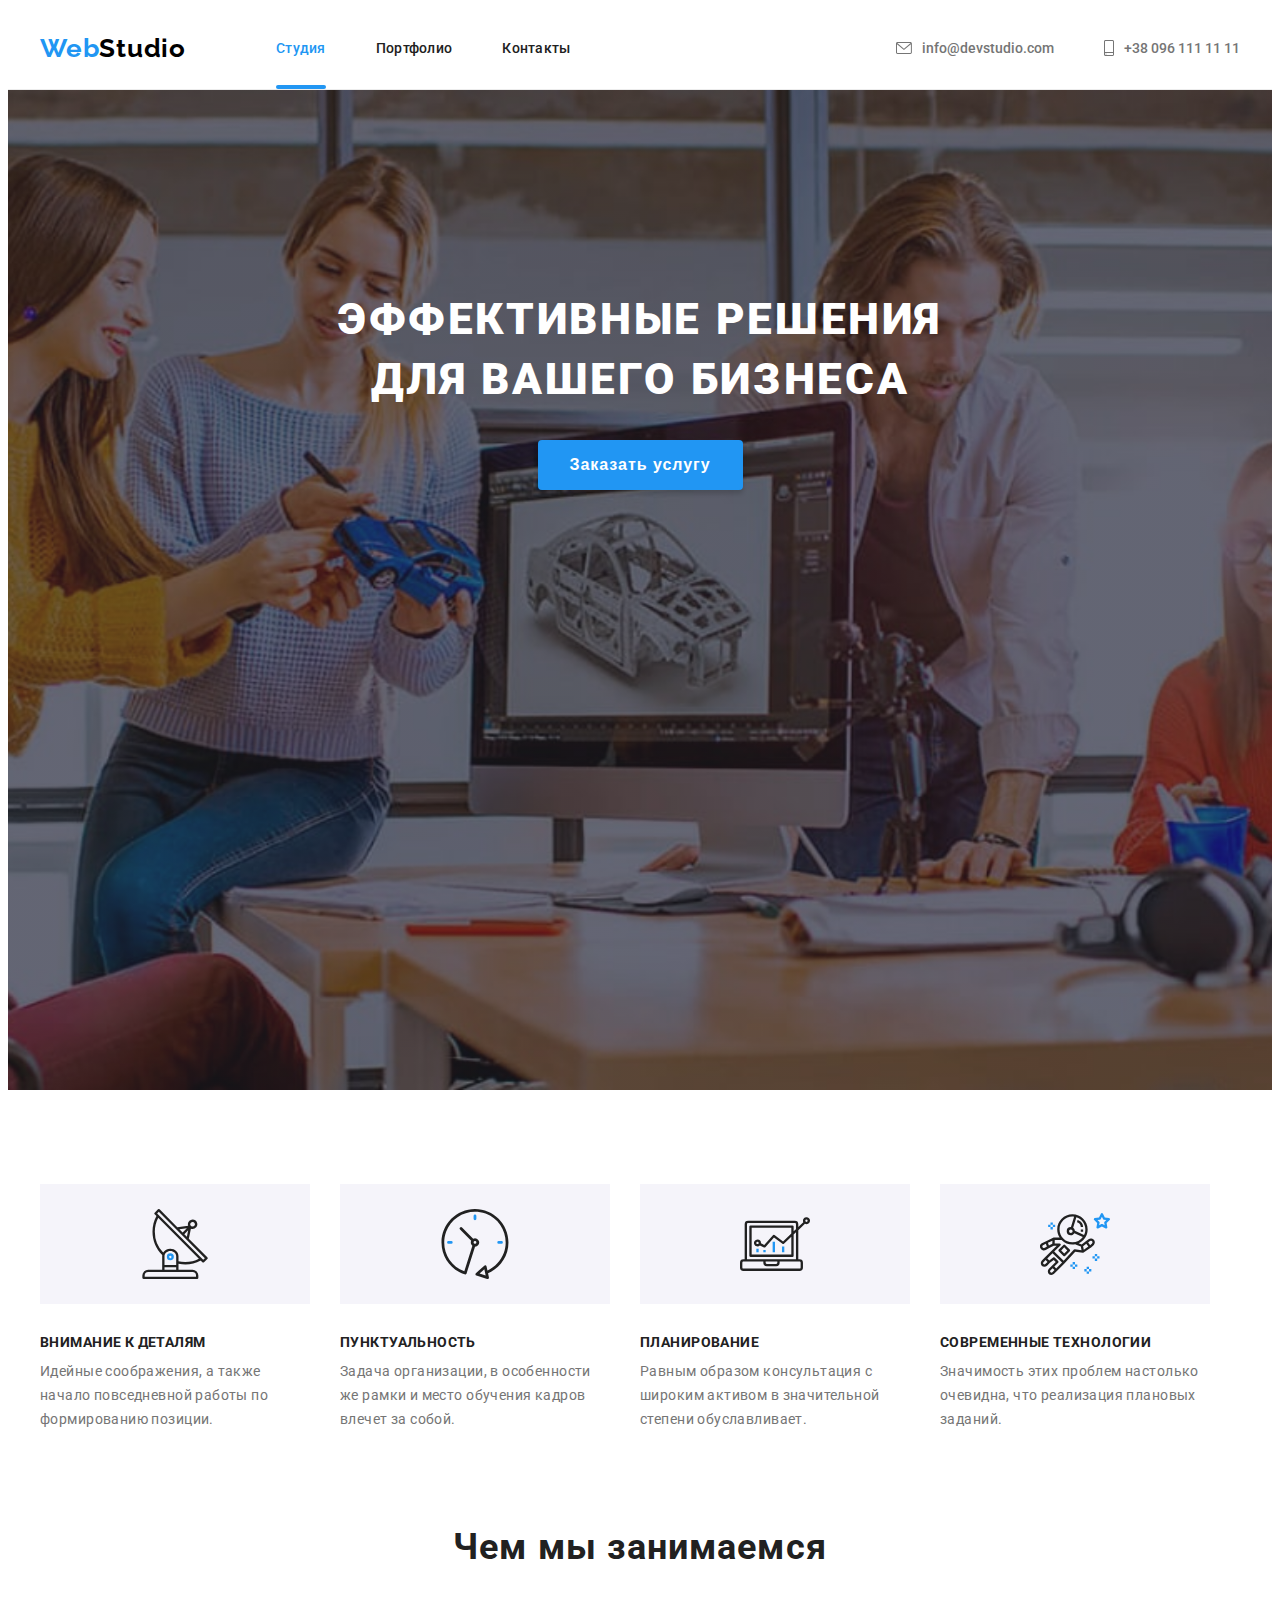
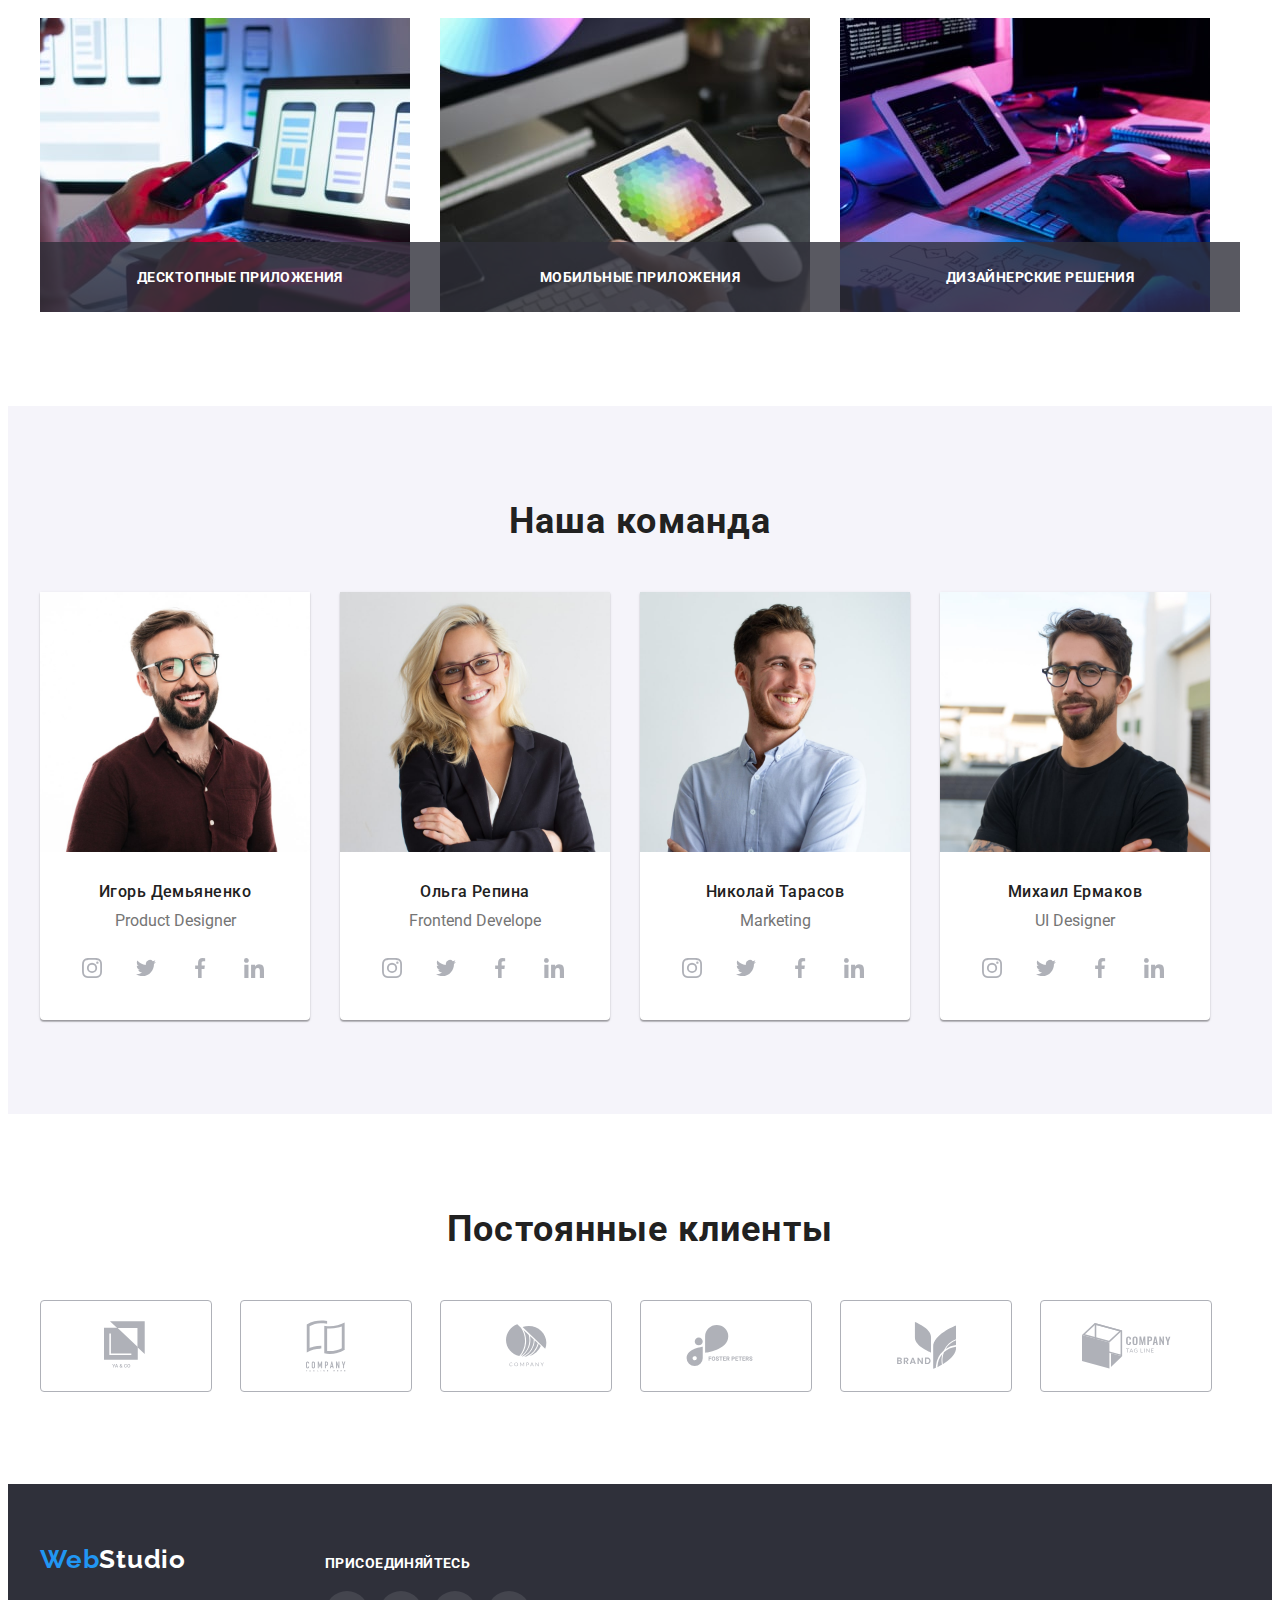
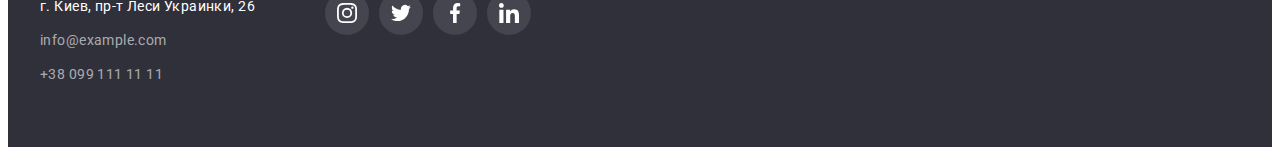
<file: index.html>
<!DOCTYPE html>
<html lang="ru">
  <head>
    <meta charset="UTF-8" />
    <meta name="viewport" content="width=device-width, initial-scale=1.0" />
    <link rel="preconnect" href="https://fonts.gstatic.com" />
    <link
      href="https://fonts.googleapis.com/css2?family=Raleway:wght@700&family=Roboto:wght@400;500;700;900&display=swap"
      rel="stylesheet"
    />
    <link
      rel="stylesheet"
      href="https://cdnjs.cloudflare.com/ajax/libs/modern-normalize/1.0.0/modern-normalize.min.css"
      integrity="sha512-ISS7cAi1PEhQ8jnbJpJZMd29NlhNj4AWYyLOSp2CE/CsHxTCu+r+t0D2yoJudVrd0/8fTVPUVDzY5Tvli75u/g=="
      crossorigin="anonymous"
    />
    <link rel="stylesheet" href="./css/styles.css" />
    <title lang="en">WebStudio</title>
  </head>
  <body>
    <!--Шапка сайта-->
    <header class="header">
      <div class="conteiner display-flex">
        <nav class="header-navigation display-flex">
          <a class="logo logo-header" href="./index.html"
            ><span class="logo-first-word">Web</span>Studio</a
          >
          <ul class="navigation-list display-flex">
            <li class="navigation-list-item">
              <a
                class="navigation-list-link navigation-list-link-active"
                href="./index.html"
              >
                Студия
              </a>
            </li>
            <li class="navigation-list-item">
              <a class="navigation-list-link" href="./portfolio.html"
                >Портфолио</a
              >
            </li>
            <li class="navigation-list-item">
              <a class="navigation-list-link" href="#">Контакты</a>
            </li>
          </ul>
        </nav>

        <ul class="address-list display-flex">
          <li class="address-item">
            <a class="address-link" href="mailto:info@devstudio.com">
              <svg class="address-link-icon" width="16" height="12">
                <use href="./images/icons/sprite.svg#icon-envelope"></use>
              </svg>
              info@devstudio.com
            </a>
          </li>
          <li class="address-item">
            <a class="address-link" href="tel:+380961111111">
              <svg class="address-link-icon" width="10" height="16">
                <use href="./images/icons/sprite.svg#icon-smartphone"></use>
              </svg>
              +38 096 111 11 11
            </a>
          </li>
        </ul>
      </div>
    </header>
    <main>
      <!--Секція Герой-->
      <section class="hero section">
        <div class="conteiner">
          <h1 class="hero-title">
            Эффективные решения <br />
            для вашего бизнеса
          </h1>
          <button type="button" class="hero-button" data-modal-open>Заказать услугу</button>
        </div>
      </section>
      <!--Особенности-->
      <section class="features section">
        <div class="conteiner">
          <h2 hidden class="section-title">Наши особенности</h2>
          <ul class="features-list display-flex">
            <li class="features-list-item">
              <div class="features-list-icon">
                <svg class="icon">
                  <use href="./images/icons/sprite.svg#icon-antenna"></use>
                </svg>
              </div>
              <h3 class="features-list-title">Внимание к деталям</h3>
              <p class="features-list-text">
                Идейные соображения, а также начало повседневной работы по
                формированию позиции.
              </p>
            </li>
            <li class="features-list-item">
              <div class="features-list-icon">
                <svg class="icon">
                  <use href="./images/icons/sprite.svg#icon-clock"></use>
                </svg>
              </div>
              <h3 class="features-list-title">Пунктуальность</h3>
              <p class="features-list-text">
                Задача организации, в особенности же рамки и место обучения
                кадров влечет за собой.
              </p>
            </li>
            <li class="features-list-item">
              <div class="features-list-icon">
                <svg class="icon">
                  <use href="./images/icons/sprite.svg#icon-diagram"></use>
                </svg>
              </div>
              <h3 class="features-list-title">Планирование</h3>
              <p class="features-list-text">
                Равным образом консультация с широким активом в значительной
                степени обуславливает.
              </p>
            </li>
            <li class="features-list-item">
              <div class="features-list-icon">
                <svg class="icon">
                  <use href="./images/icons/sprite.svg#icon-astronaut"></use>
                </svg>
              </div>
              <h3 class="features-list-title">Современные технологии</h3>
              <p class="features-list-text">
                Значимость этих проблем настолько очевидна, что реализация
                плановых заданий.
              </p>
            </li>
          </ul>
        </div>
      </section>
      <!--Чем мы занимаемся-->
      <section class="doing section">
        <div class="conteiner">
          <h2 class="section-title">Чем мы занимаемся</h2>
          <ul class="doing-list display-flex">
            <li class="doing-list-item">
              <img
                class="doing-list-image"
                src="./images/index/what-we-do-img-1.jpg"
                alt="Процес вестания страници"
                width="370"
                height="294"
              />
              <p class="doing-list-text">Десктопные приложения</p>
            </li>
            <li class="doing-list-item">
              <img
                class="doing-list-image"
                src="./images/index/what-we-do-img-2.jpg"
                alt="Процес тестирования страницт"
                width="370"
                height="294"
              />
              <p class="doing-list-text">Мобильные приложения</p>
            </li>
            <li class="doing-list-item">
              <img
                class="doing-list-image"
                src="./images/index/what-we-do-img-3.jpg"
                alt="Процес создания дизайна"
                width="370"
                height="294"
              />
              <p class="doing-list-text">Дизайнерские решения</p>
            </li>
          </ul>
        </div>
      </section>
      <!--Наша команда-->
      <section class="team section">
        <div class="conteiner">
          <h2 class="section-title">Наша команда</h2>
          <ul class="team-list display-flex">
            <li class="team-list-item">
              <img
                class="team-list-image"
                src="./images/index/teammate-img-Igor.jpg"
                alt="Фото Игоря
            Демьяненко"
                width="270"
                height="260"
              />
              <div class="team-list-text-conteiner">
                <h3 class="team-list-title">Игорь Демьяненко</h3>
                <p class="team-list-text" lang="en">Product Designer</p>
                <ul class="social-list">
                  <li class="social-list-item">
                    <a href="#" class="social-list-link">
                      <svg class="social-list-icon" width="20" height="20">
                        <use
                          href="./images/icons/sprite.svg#icon-instagram"
                        ></use>
                      </svg>
                    </a>
                  </li>
                  <li class="social-list-item">
                    <a href="#" class="social-list-link">
                      <svg class="social-list-icon" width="20" height="20">
                        <use
                          href="./images/icons/sprite.svg#icon-twitter"
                        ></use>
                      </svg>
                    </a>
                  </li>
                  <li class="social-list-item">
                    <a href="#" class="social-list-link">
                      <svg class="social-list-icon" width="20" height="20">
                        <use
                          href="./images/icons/sprite.svg#icon-facebook"
                        ></use>
                      </svg>
                    </a>
                  </li>
                  <li class="social-list-item">
                    <a href="#" class="social-list-link">
                      <svg class="social-list-icon" width="20" height="20">
                        <use
                          href="./images/icons/sprite.svg#icon-linkedin"
                        ></use>
                      </svg>
                    </a>
                  </li>
                </ul>
              </div>
            </li>
            <li class="team-list-item">
              <img
                class="team-list-image"
                src="./images/index/teammate-img-Olga.jpg"
                alt="Ольги Репинои"
                width="270"
                height="260"
              />
              <div class="team-list-text-conteiner">
                <h3 class="team-list-title">Ольга Репина</h3>
                <p class="team-list-text" lang="en">Frontend Develope</p>
                <ul class="social-list">
                  <li class="social-list-item">
                    <a href="#" class="social-list-link">
                      <svg class="social-list-icon" width="20" height="20">
                        <use
                          href="./images/icons/sprite.svg#icon-instagram"
                        ></use>
                      </svg>
                    </a>
                  </li>
                  <li class="social-list-item">
                    <a href="#" class="social-list-link">
                      <svg class="social-list-icon" width="20" height="20">
                        <use
                          href="./images/icons/sprite.svg#icon-twitter"
                        ></use>
                      </svg>
                    </a>
                  </li>
                  <li class="social-list-item">
                    <a href="#" class="social-list-link">
                      <svg class="social-list-icon" width="20" height="20">
                        <use
                          href="./images/icons/sprite.svg#icon-facebook"
                        ></use>
                      </svg>
                    </a>
                  </li>
                  <li class="social-list-item">
                    <a href="#" class="social-list-link">
                      <svg class="social-list-icon" width="20" height="20">
                        <use
                          href="./images/icons/sprite.svg#icon-linkedin"
                        ></use>
                      </svg>
                    </a>
                  </li>
                </ul>
              </div>
            </li>
            <li class="team-list-item">
              <img
                class="team-list-image"
                src="./images/index/teammate-img-Mykola.jpg"
                alt="Фото Николая
            Тарасова"
                width="270"
                height="260"
              />
              <div class="team-list-text-conteiner">
                <h3 class="team-list-title">Николай Тарасов</h3>
                <p class="team-list-text" lang="en">Marketing</p>
                <ul class="social-list">
                  <li class="social-list-item">
                    <a href="#" class="social-list-link">
                      <svg class="social-list-icon" widht="20" height="20">
                        <use
                          href="./images/icons/sprite.svg#icon-instagram"
                        ></use>
                      </svg>
                    </a>
                  </li>
                  <li class="social-list-item">
                    <a href="#" class="social-list-link">
                      <svg class="social-list-icon" widht="20" height="20">
                        <use
                          href="./images/icons/sprite.svg#icon-twitter"
                        ></use>
                      </svg>
                    </a>
                  </li>
                  <li class="social-list-item">
                    <a href="#" class="social-list-link">
                      <svg class="social-list-icon" widht="20" height="20">
                        <use
                          href="./images/icons/sprite.svg#icon-facebook"
                        ></use>
                      </svg>
                    </a>
                  </li>
                  <li class="social-list-item">
                    <a href="#" class="social-list-link">
                      <svg class="social-list-icon" widht="20" height="20">
                        <use
                          href="./images/icons/sprite.svg#icon-linkedin"
                        ></use>
                      </svg>
                    </a>
                  </li>
                </ul>
              </div>
            </li>
            <li class="team-list-item">
              <img
                class="team-list-image"
                src="./images/index/teammate-img-Myhailo.jpg"
                alt="Михаила Ермакова"
                width="270"
                height="260"
              />
              <div class="team-list-text-conteiner">
                <h3 class="team-list-title">Михаил Ермаков</h3>
                <p class="team-list-text" lang="en">UI Designer</p>
                <ul class="social-list">
                  <li class="social-list-item">
                    <a href="#" class="social-list-link">
                      <svg class="social-list-icon" widht="20" height="20">
                        <use
                          href="./images/icons/sprite.svg#icon-instagram"
                        ></use>
                      </svg>
                    </a>
                  </li>
                  <li class="social-list-item">
                    <a href="#" class="social-list-link">
                      <svg class="social-list-icon" widht="20" height="20">
                        <use
                          href="./images/icons/sprite.svg#icon-twitter"
                        ></use>
                      </svg>
                    </a>
                  </li>
                  <li class="social-list-item">
                    <a href="#" class="social-list-link">
                      <svg class="social-list-icon" widht="20" height="20">
                        <use
                          href="./images/icons/sprite.svg#icon-facebook"
                        ></use>
                      </svg>
                    </a>
                  </li>
                  <li class="social-list-item">
                    <a href="#" class="social-list-link">
                      <svg class="social-list-icon" widht="20" height="20">
                        <use
                          href="./images/icons/sprite.svg#icon-linkedin"
                        ></use>
                      </svg>
                    </a>
                  </li>
                </ul>
              </div>
            </li>
          </ul>
        </div>
      </section>
      <section class="partners section">
        <div class="conteiner">
          <h2 class="section-title">Постоянные клиенты</h2>
          <ul class="partners-list">
            <li class="partners-list-item">
              <a href="" class="partners-list-link">
                <svg class="partners-list-icon" width="45" height="50">
                  <use
                    href="./images/icons/sprite.svg#icon-client-logo-1"
                  ></use>
                </svg>
              </a>
            </li>
            <li class="partners-list-item">
              <a href="" class="partners-list-link">
                <svg class="partners-list-icon" width="40" height="52">
                  <use
                    href="./images/icons/sprite.svg#icon-client-logo-2"
                  ></use>
                </svg>
              </a>
            </li>
            <li class="partners-list-item">
              <a href="" class="partners-list-link">
                <svg class="partners-list-icon" width="41" height="43">
                  <use
                    href="./images/icons/sprite.svg#icon-client-logo-3"
                  ></use>
                </svg>
              </a>
            </li>
            <li class="partners-list-item">
              <a href="" class="partners-list-link">
                <svg class="partners-list-icon" width="80" height="42">
                  <use
                    href="./images/icons/sprite.svg#icon-client-logo-4"
                  ></use>
                </svg>
              </a>
            </li>
            <li class="partners-list-item">
              <a href="" class="partners-list-link">
                <svg class="partners-list-icon" width="59" height="47">
                  <use
                    href="./images/icons/sprite.svg#icon-client-logo-5"
                  ></use>
                </svg>
              </a>
            </li>
            <li class="partners-list-item">
              <a href="" class="partners-list-link">
                <svg class="partners-list-icon" width="89" height="46">
                  <use
                    href="./images/icons/sprite.svg#icon-client-logo-6"
                  ></use>
                </svg>
              </a>
            </li>
          </ul>
        </div>
      </section>
    </main>
    <!--Подвал сайта-->
    <footer class="footer">
      <div class="conteiner display-flex">
        <div class="address-conteiner">
          <a class="logo logo-footer" href="./index.html">
            <span class="logo-first-word">Web</span>Studio
          </a>
          <address class="footer-address">
            <a
              class="footer-address-link"
              href="https://goo.gl/maps/fKDju42FKTuRYaaN9"
              target="_blank"
            >
              г. Киев, пр-т Леси Украинки, 26
            </a>

            <ul class="footer-list">
              <li class="footer-list-item">
                <a class="footer-list-link" href="mailto:info@example.com">
                  info@example.com
                </a>
              </li>
              <li class="footer-list-item">
                <a class="footer-list-link" href="tel:+380991111111">
                  +38 099 111 11 11
                </a>
              </li>
            </ul>
          </address>
        </div>
        <div class="social-link-conteiner">
          <p class="social-link-title">присоединяйтесь</p>
          <ul class="social-list">
            <li class="social-list-item">
              <a href="#" class="social-list-link dark-theme">
                <svg class="social-list-icon" widht="20" height="20">
                  <use href="./images/icons/sprite.svg#icon-instagram"></use>
                </svg>
              </a>
            </li>
            <li class="social-list-item">
              <a href="#" class="social-list-link dark-theme">
                <svg class="social-list-icon" widht="20" height="20">
                  <use href="./images/icons/sprite.svg#icon-twitter"></use>
                </svg>
              </a>
            </li>
            <li class="social-list-item">
              <a href="#" class="social-list-link dark-theme">
                <svg class="social-list-icon" widht="20" height="20">
                  <use href="./images/icons/sprite.svg#icon-facebook"></use>
                </svg>
              </a>
            </li>
            <li class="social-list-item">
              <a href="#" class="social-list-link dark-theme">
                <svg class="social-list-icon" widht="20" height="20">
                  <use href="./images/icons/sprite.svg#icon-linkedin"></use>
                </svg>
              </a>
            </li>
          </ul>
        </div>
      </div>
    </footer>
    <div class="backdrop is-hidden" data-modal>
      <div class="modal">
        <button type="button" class="modal-button" data-modal-close><svg width="12" height="12">
          <use href="./images/icons/sprite.svg#icon-cross"></></use>
        </svg></button>
      </div>
    </div>
    <script src="./js/modal.js"></script>
  </body>
</html>
</file>
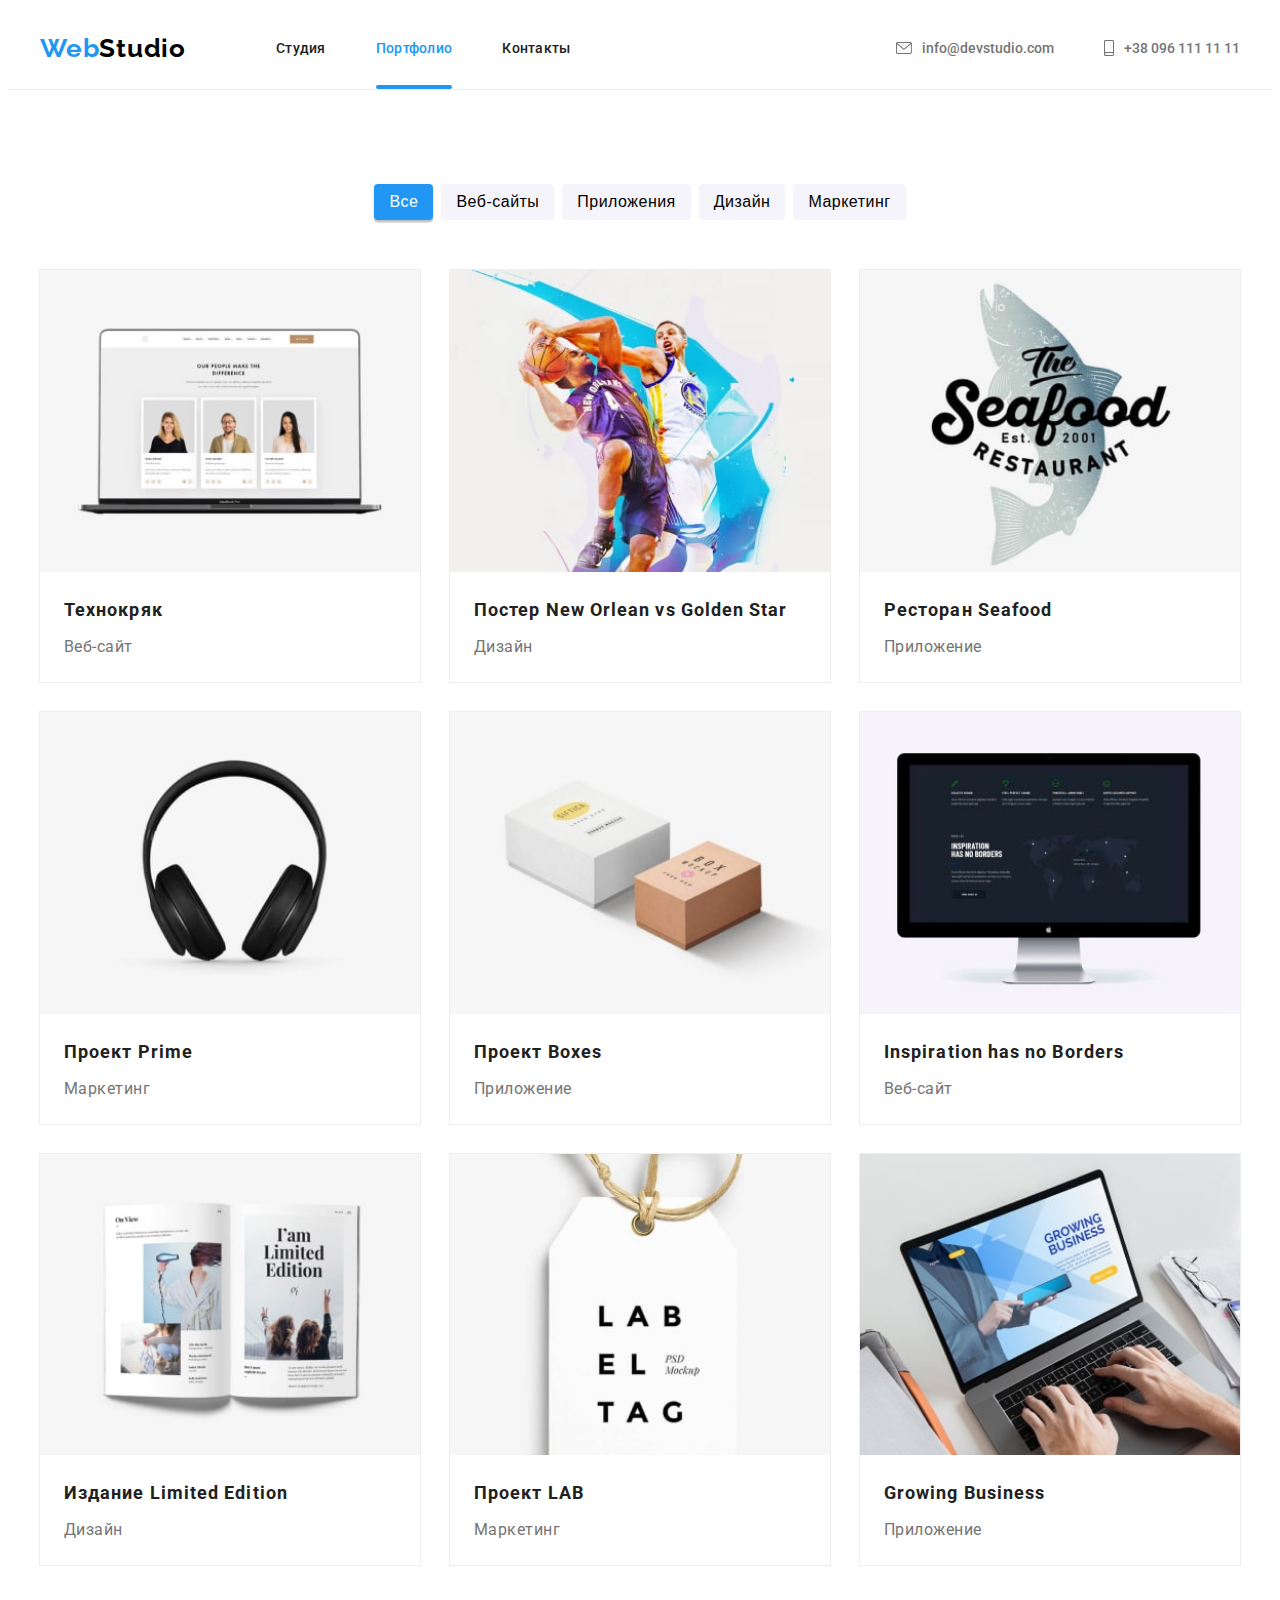
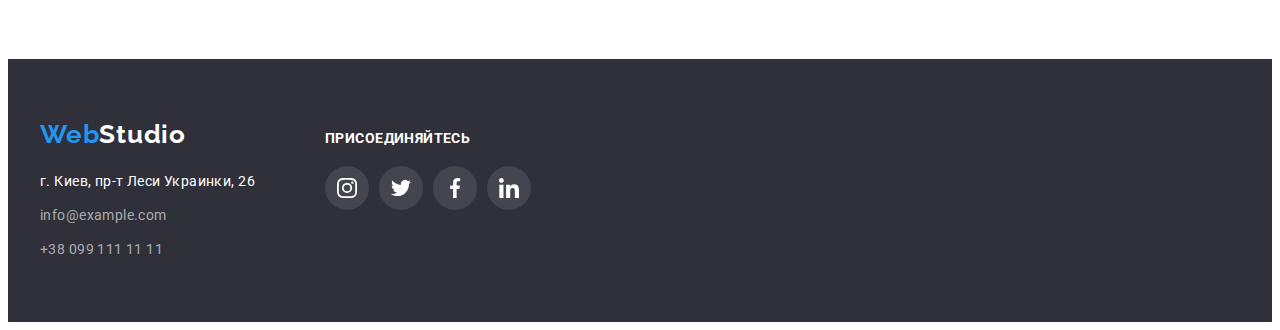
<file: portfolio.html>
<!DOCTYPE html>
<html lang="ru">
  <head>
    <meta charset="UTF-8" />
    <meta name="viewport" content="width=device-width, initial-scale=1.0" />
    <link rel="preconnect" href="https://fonts.gstatic.com" />
    <link
      href="https://fonts.googleapis.com/css2?family=Raleway:wght@700&family=Roboto:wght@400;500;700;900&display=swap"
      rel="stylesheet"
    />
    <link
      rel="stylesheet"
      href="https://cdnjs.cloudflare.com/ajax/libs/modern-normalize/1.0.0/modern-normalize.min.css"
      integrity="sha512-ISS7cAi1PEhQ8jnbJpJZMd29NlhNj4AWYyLOSp2CE/CsHxTCu+r+t0D2yoJudVrd0/8fTVPUVDzY5Tvli75u/g=="
      crossorigin="anonymous"
    />
    <link rel="stylesheet" href="./css/styles.css" />
    <title>WebStudio</title>
  </head>
  <body>
    <!--Шапка сайта-->
    <header class="header">
      <div class="conteiner display-flex">
        <nav class="header-navigation display-flex">
          <a class="logo logo-header" href="./index.html"
            ><span class="logo-first-word">Web</span>Studio</a
          >
          <ul class="navigation-list display-flex">
            <li class="navigation-list-item">
              <a class="navigation-list-link" href="./index.html"> Студия </a>
            </li>
            <li class="navigation-list-item">
              <a
                class="navigation-list-link navigation-list-link-active"
                href="./portfolio.html"
                >Портфолио</a
              >
            </li>
            <li class="navigation-list-item">
              <a class="navigation-list-link" href="#">Контакты</a>
            </li>
          </ul>
        </nav>

        <ul class="address-list display-flex">
          <li class="address-item">
            <a class="address-link" href="mailto:info@devstudio.com">
              <svg class="address-link-icon" width="16" height="12">
                <use href="./images/icons/sprite.svg#icon-envelope"></use>
              </svg>
              info@devstudio.com
            </a>
          </li>
          <li class="address-item">
            <a class="address-link" href="tel:+380961111111">
              <svg class="address-link-icon" width="10" height="16">
                <use href="./images/icons/sprite.svg#icon-smartphone"></use>
              </svg>
              +38 096 111 11 11
            </a>
          </li>
        </ul>
      </div>
    </header>

    <main>
      <!--Секція Герой-->
      <section class="examples section">
        <div class="conteiner">
          <h1 hidden>Портфоліо</h1>
          <ul class="examples-filter display-flex">
            <li class="examples-filter-item">
              <button type="button" class="examples-filter-button active">
                Все
              </button>
            </li>
            <li class="examples-filter-item">
              <button type="button" class="examples-filter-button">
                Веб-сайты
              </button>
            </li>
            <li class="examples-filter-item">
              <button type="button" class="examples-filter-button">
                Приложения
              </button>
            </li>
            <li class="examples-filter-item">
              <button type="button" class="examples-filter-button">
                Дизайн
              </button>
            </li>
            <li class="examples-filter-item">
              <button type="button" class="examples-filter-button">
                Маркетинг
              </button>
            </li>
          </ul>
          <!-- <form action="portfolio-filter-form">
          <label for="all-pages">
            Все
            <input
              type="radio"
              name="filter"
              id="all-pages"
              value="all-pages"
              checked
            />
          </label>
          <label for="web-studio-pages">
            Веб-сайты
            <input
              type="radio"
              name="filter"
              id="web-studio-pages"
              value="web-studio-pages"
            />
          </label>
          <label for="apllications">
            Приложения
            <input
              type="radio"
              name="filter"
              id="apllications"
              value="apllications"
            />
          </label>
          <label for="designs">
            Дизайн
            <input type="radio" name="filter" id="designs" value="designs" />
          </label>
          <label for="marketing">
            Маркетинг
            <input
              type="radio"
              name="filter"
              id="marketing"
              value="marketing"
            />
          </label>
        </form> -->
          <h2 class="examples-titlte" hidden>Примери работ</h2>
          <ul class="examples-list display-flex">
            <li class="examples-list-item">
              <a class="examples-list-link" href="#">
                <div class="examples-thumb">
                  <img
                    class="examples-list-image"
                    src="./images/portfolio/our-works-img-1.jpg"
                    alt="Ноутбук с примером сайта"
                  />
                  <p class="exemples-image-overlay">
                    Технокряк это современная площадка распространения
                    коронавируса. Компании используют эту платформу для
                    цифрового шпионажа и атак на защищённые сервера конкурентов.
                  </p>
                </div>
                <div class="examples-list-text-conteiner">
                  <h3 class="examples-list-title">Технокряк</h3>
                  <p class="examples-list-text">Веб-сайт</p>
                </div>
              </a>
            </li>
            <li class="examples-list-item">
              <a class="examples-list-link" href="#">
                <div class="examples-thumb">
                  <img
                    class="examples-list-image"
                    src="./images/portfolio/our-works-img-2.jpg"
                    alt="Два баскетболиста борютса за м'яч"
                  />
                  <p class="exemples-image-overlay">
                    Технокряк это современная площадка распространения
                    коронавируса. Компании используют эту платформу для
                    цифрового шпионажа и атак на защищённые сервера конкурентов.
                  </p>
                </div>
                <div class="examples-list-text-conteiner">
                  <h3 class="examples-list-title">
                    Постер <span lang="en">New Orlean vs Golden Star</span>
                  </h3>
                  <p class="examples-list-text">Дизайн</p>
                </div>
              </a>
            </li>
            <li class="examples-list-item">
              <a class="examples-list-link" href="#">
                <div class="examples-thumb">
                  <img
                    class="examples-list-image"
                    src="./images/portfolio/our-works-img-3.jpg"
                    alt="Логотип сефудс ресторана"
                  />
                  <p class="exemples-image-overlay">
                    Технокряк это современная площадка распространения
                    коронавируса. Компании используют эту платформу для
                    цифрового шпионажа и атак на защищённые сервера конкурентов.
                  </p>
                </div>
                <div class="examples-list-text-conteiner">
                  <h3 class="examples-list-title">
                    Ресторан <span lang="en">Seafood</span>
                  </h3>
                  <p class="examples-list-text">Приложение</p>
                </div>
              </a>
            </li>
            <li class="examples-list-item">
              <a class="examples-list-link" href="#">
                <div class="examples-thumb">
                  <img
                    class="examples-list-image"
                    src="./images/portfolio/our-works-img-4.jpg"
                    alt="Наушники"
                  />
                  <p class="exemples-image-overlay">
                    Технокряк это современная площадка распространения
                    коронавируса. Компании используют эту платформу для
                    цифрового шпионажа и атак на защищённые сервера конкурентов.
                  </p>
                </div>
                <div class="examples-list-text-conteiner">
                  <h3 class="examples-list-title">
                    Проект <span lang="en">Prime</span>
                  </h3>
                  <p class="examples-list-text">Маркетинг</p>
                </div>
              </a>
            </li>
            <li class="examples-list-item">
              <a class="examples-list-link" href="#">
                <div class="examples-thumb">
                  <img
                    class="examples-list-image"
                    src="./images/portfolio/our-works-img-5.jpg"
                    alt="Две коробоки"
                  />
                  <p class="exemples-image-overlay">
                    Технокряк это современная площадка распространения
                    коронавируса. Компании используют эту платформу для
                    цифрового шпионажа и атак на защищённые сервера конкурентов.
                  </p>
                </div>
                <div class="examples-list-text-conteiner">
                  <h3 class="examples-list-title">
                    Проект <span lang="en">Boxes</span>
                  </h3>
                  <p class="examples-list-text">Приложение</p>
                </div>
              </a>
            </li>
            <li class="examples-list-item">
              <a class="examples-list-link" href="#">
                <div class="examples-thumb">
                  <img
                    class="examples-list-image"
                    src="./images/portfolio/our-works-img-6.jpg"
                    alt="Компютер с откритим на нем сайте"
                  />
                  <p class="exemples-image-overlay">
                    Технокряк это современная площадка распространения
                    коронавируса. Компании используют эту платформу для
                    цифрового шпионажа и атак на защищённые сервера конкурентов.
                  </p>
                </div>
                <div class="examples-list-text-conteiner">
                  <h3 class="examples-list-title" lang="en">
                    Inspiration has no Borders
                  </h3>
                  <p class="examples-list-text">Веб-сайт</p>
                </div>
              </a>
            </li>
            <li class="examples-list-item">
              <a class="examples-list-link" href="#">
                <div class="examples-thumb">
                  <img
                    class="examples-list-image"
                    src="./images/portfolio/our-works-img-7.jpg"
                    alt="Откритая книга"
                  />
                  <p class="exemples-image-overlay">
                    Технокряк это современная площадка распространения
                    коронавируса. Компании используют эту платформу для
                    цифрового шпионажа и атак на защищённые сервера конкурентов.
                  </p>
                </div>
                <div class="examples-list-text-conteiner">
                  <h3 class="examples-list-title">
                    Издание <span lang="en">Limited Edition</span>
                  </h3>
                  <p class="examples-list-text">Дизайн</p>
                </div>
              </a>
            </li>
            <li class="examples-list-item">
              <a class="examples-list-link" href="">
                <div class="examples-thumb">
                  <img
                    class="examples-list-image"
                    src="./images/portfolio/our-works-img-8.jpg"
                    alt="Бирка с надписью lab el tag"
                  />
                  <p class="exemples-image-overlay">
                    Технокряк это современная площадка распространения
                    коронавируса. Компании используют эту платформу для
                    цифрового шпионажа и атак на защищённые сервера конкурентов.
                  </p>
                </div>
                <div class="examples-list-text-conteiner">
                  <h3 class="examples-list-title">
                    Проект <span lang="en">LAB</span>
                  </h3>
                  <p class="examples-list-text">Маркетинг</p>
                </div>
              </a>
            </li>
            <li class="examples-list-item">
              <a class="examples-list-link" href="">
                <div class="examples-thumb">
                  <img
                    class="examples-list-image"
                    src="./images/portfolio/our-works-img-9.jpg"
                    alt="Человек набирает текс на ноутбуке"
                  />
                  <p class="exemples-image-overlay">
                    Технокряк это современная площадка распространения
                    коронавируса. Компании используют эту платформу для
                    цифрового шпионажа и атак на защищённые сервера конкурентов.
                  </p>
                </div>
                <div class="examples-list-text-conteiner">
                  <h3 class="examples-list-title" lang="en">
                    Growing Business
                  </h3>
                  <p class="examples-list-text">Приложение</p>
                </div>
              </a>
            </li>
          </ul>
        </div>
      </section>
    </main>
    <!--Подвал сайта-->
    <footer class="footer">
      <div class="conteiner display-flex">
        <div class="address-conteiner">
          <a class="logo logo-footer" href="./index.html">
            <span class="logo-first-word">Web</span>Studio
          </a>
          <address class="footer-address">
            <a
              class="footer-address-link"
              href="https://goo.gl/maps/fKDju42FKTuRYaaN9"
              target="_blank"
            >
              г. Киев, пр-т Леси Украинки, 26
            </a>

            <ul class="footer-list">
              <li class="footer-list-item">
                <a class="footer-list-link" href="mailto:info@example.com">
                  info@example.com
                </a>
              </li>
              <li class="footer-list-item">
                <a class="footer-list-link" href="tel:+380991111111">
                  +38 099 111 11 11
                </a>
              </li>
            </ul>
          </address>
        </div>
        <div class="social-link-conteiner">
          <p class="social-link-title">присоединяйтесь</p>
          <ul class="social-list">
            <li class="social-list-item">
              <a href="#" class="social-list-link dark-theme">
                <svg class="social-list-icon" width="20" height="20">
                  <use href="./images/icons/sprite.svg#icon-instagram"></use>
                </svg>
              </a>
            </li>
            <li class="social-list-item">
              <a href="#" class="social-list-link dark-theme">
                <svg class="social-list-icon" width="20" height="20">
                  <use href="./images/icons/sprite.svg#icon-twitter"></use>
                </svg>
              </a>
            </li>
            <li class="social-list-item">
              <a href="#" class="social-list-link dark-theme">
                <svg class="social-list-icon" width="20" height="20">
                  <use href="./images/icons/sprite.svg#icon-facebook"></use>
                </svg>
              </a>
            </li>
            <li class="social-list-item">
              <a href="#" class="social-list-link dark-theme">
                <svg class="social-list-icon" width="20" height="20">
                  <use href="./images/icons/sprite.svg#icon-linkedin"></use>
                </svg>
              </a>
            </li>
          </ul>
        </div>
      </div>
    </footer>
  </body>
</html>
</file>
<file: css/styles.css>
:root {
  --text-color: #757575;
  --text-color-title: #212121;
  --text-font-size: 14px;
  --logo-first-word-color: #2196f3;
  --logo-header-color: #000000;
  --active-link-color: #2196f3;
  --light-background-color: #f5f4fa;
  --dark-background-color: #2f303a;
  --dark-background-text-color: #ffffff;
  --gatter-size: 15px;
  --double-gatter-size: 30px;
  --section-padding: 94px;
  --button-background-color-active: #188ce8;
  --collum-number: 3;
  --animation-function-and-duration: 250ms cubic-bezier(0.4, 0, 0.2, 1);
}
body {
  color: var(--text-color);
  font-family: "Roboto", sans-serif;
  font-size: var(--text-font-size);
  font-weight: 400;
  font-size: 14px;
}

img {
  display: block;
}
a {
  color: inherit;
  text-decoration: none;
  font-style: normal;
  display: block;
}

ul {
  list-style-type: none;
  padding: 0;
  margin: 0;
}
h1,
h2,
h3,
h4,
h5,
h6 {
  margin: 0;
  color: var(--text-color-title);
}
p {
  margin: 0;
}

/* == Common styles == */
.display-flex {
  display: flex;
}
.section {
  padding: var(--section-padding) 0;
}
.conteiner {
  width: 1200px;
  padding-left: var(--gatter-size);
  padding-right: var(--gatter-size);
  margin: 0 auto;
}
.logo {
  font-family: "Raleway", sans-serif;
  color: var(--logo-header-color);
  font-weight: 700;
  font-size: 26px;
  line-height: 1.192;
  letter-spacing: 0.03em;
}
.logo-header {
  padding: 25px 0;
  margin-right: 90px;
}
.logo-first-word {
  color: var(--logo-first-word-color);
}
.section-title {
  font-weight: 700;
  font-size: 36px;
  line-height: 1.167;
  text-align: center;
  letter-spacing: 0.03em;
  margin-bottom: 50px;
}

/* == Heder styles == */
.header {
  border-bottom: 1px solid #ececec;
}
.header .conteiner {
  align-items: center;
}

.header-address,
.navigation-list {
  align-items: center;

  font-weight: 500;
  line-height: 1.143;
  letter-spacing: 0.02em;
}
.navigation-list-item:not(:last-child) {
  margin-right: 50px;
}

.navigation-list-link {
  position: relative;
  color: var(--text-color-title);
  padding: 32px 0;
  transition: color var(--animation-function-and-duration);
}
.address-list {
  margin-left: auto;
}
.address-item:not(:last-child) {
  margin-right: 50px;
}
.address-link {
  padding: 32px 0;
  font-weight: 500;
  display: flex;
  justify-content: center;
  align-items: center;
  transition: color var(--animation-function-and-duration);
}
.address-link-icon {
  margin-right: 10px;
}
.navigation-list-link:hover,
.navigation-list-link:focus,
.address-link:hover,
.address-link:focus,
.navigation-list-link-active {
  color: var(--active-link-color);
}
.navigation-list-link-active::after {
  position: absolute;
  bottom: 0;
  left: 0;
  content: "";
  display: block;
  height: 4px;
  background-color: var(--active-link-color);
  width: 100%;
  border-radius: 2px;
  transform: translateY(1px);
}
.address-link-icon {
  fill: currentColor;
}

/* ===== Index.html styles =====*/

/* == Hero section styles == */

.hero {
  background-image: linear-gradient(
      rgba(47, 48, 58, 0.4),
      rgba(47, 48, 58, 0.4)
    ),
    url(../images/index/hero-background-image.jpg);
  background-color: var(--dark-background-color);
  color: var(--dark-background-text-color);
  background-repeat: no-repeat;
  background-position: center;
  text-align: center;
  background-size: cover;
  background-position: center;
  max-width: 1600px;
  min-height: 600px;
  margin: 0 auto;
}
.hero.section {
  padding: 200px 0;
}
.hero-title {
  color: inherit;
  font-weight: 900;
  font-size: 44px;
  line-height: 1.36;
  text-align: center;
  letter-spacing: 0.06em;
  text-transform: uppercase;
  margin-bottom: 30px;
}
.hero-button {
  background: var(--active-link-color);
  box-shadow: 0px 4px 4px rgba(0, 0, 0, 0.15);
  border-radius: 4px;
  color: inherit;

  font-weight: 700;
  font-size: 16px;
  line-height: 1.87;
  letter-spacing: 0.06em;
  cursor: pointer;

  padding: 10px 32px;
  border: none;
  transition: background-color var(--animation-function-and-duration);
}
.hero-button:hover,
.hero-button:focus {
  background-color: var(--button-background-color-active);
}

/* == Features section styles == */

.features-list-title {
  font-weight: 700;
  line-height: 1.143;
  letter-spacing: 0.03em;
  text-transform: uppercase;
  font-size: inherit;
  margin-bottom: 10px;
}
.features-list-item {
  width: 270px;
}
.features-list-item:not(:last-child) {
  margin-right: var(--double-gatter-size);
}
.features-list-icon {
  display: flex;
  justify-content: center;
  align-items: center;
  width: 270px;
  height: 120px;
  background-color: #f5f4fa;
  margin-bottom: 30px;
}
.features-list-icon .icon {
  width: 70px;
  height: 70px;
}

.features-list-text {
  line-height: 1.71;
  letter-spacing: 0.03em;
}

/* == What we do styles == */
.doing.section {
  padding-top: 0;
}
.doing-list-item {
  position: relative;
  display: flex;
  align-items: flex-end;
}
.doing-list-item:not(:last-child) {
  margin-right: var(--double-gatter-size);
}
.doing-list-text {
  position: absolute;

  font-weight: 700;
  line-height: 1.142;
  text-align: center;
  letter-spacing: 0.03em;
  text-transform: uppercase;
  color: #ffffff;
  background-color: rgba(47, 48, 58, 0.8);

  width: 100%;
  padding: 27px 15px;
}
/* == Our team section styles == */

.team {
  background-color: var(--light-background-color);
}
.team-list {
  font-size: 16px;
}
.team-list-title {
  font-size: inherit;
  font-weight: 500;
  line-height: 1.187;
  letter-spacing: 0.03em;
}
.team-list-item {
  box-shadow: 0px 1px 3px rgba(0, 0, 0, 0.12), 0px 1px 1px rgba(0, 0, 0, 0.14),
    0px 2px 1px rgba(0, 0, 0, 0.2);
  border-radius: 0px 0px 4px 4px;
  background-color: #ffffff;
}
.team-list-item:not(:last-child) {
  margin-right: var(--double-gatter-size);
}
.team-list-text {
  margin-bottom: 16px;
}
.team-list-text-conteiner {
  text-align: center;
  padding: var(--double-gatter-size);
}
.team-list-title {
  margin-bottom: 10px;
}
.social-list {
  display: flex;
}
.social-list-item {
  width: 44px;
  height: 44px;
}

.social-list-item:not(:last-child) {
  margin-right: 10px;
}
.social-list-link {
  width: 100%;
  height: 100%;
  display: flex;
  justify-content: center;
  align-items: center;
  border-radius: 50%;
  color: #afb1b8;
  transition: background-color var(--animation-function-and-duration),
    color var(--animation-function-and-duration);
}
.social-list-link:hover,
.social-list-link:focus {
  color: #ffffff;
  background-color: var(--active-link-color);
}
.social-list-icon {
  fill: currentColor;
}
/* == partners styles == */

.partners-list {
  display: flex;
}

.partners-list-item {
  width: 170px;
  height: 90px;
}

.partners-list-item:not(:last-child) {
  margin-right: 30px;
}
.partners-list-link {
  display: flex;
  justify-content: center;
  align-items: center;
  width: 100%;
  height: 100%;
  color: #afb1b8;
  border: #afb1b8 solid 1px;
  border-radius: 4px;
  transition: color var(--animation-function-and-duration),
    border var(--animation-function-and-duration);
}
.partners-list-link:hover,
.partners-list-link:focus {
  color: var(--active-link-color);
  border-color: var(--active-link-color);
}
.partners-list-icon {
  fill: currentColor;
}
/* == footer styles == */

.footer {
  color: var(--dark-background-text-color);
  background-color: var(--dark-background-color);
  padding: 60px 0;
}
.logo-footer {
  color: var(--dark-background-text-color);
  margin-bottom: 20px;
  display: inline-block;
}
.footer-address {
  line-height: 1.71;
  letter-spacing: 0.03em;
}
.footer-address-link {
  margin-bottom: 10px;
}
.footer-list-item {
  display: flex;
}
.footer-list-item:not(:last-child) {
  margin-bottom: 10px;
}
.footer-list-link {
  color: rgba(255, 255, 255, 0.6);
  transition: color var(--animation-function-and-duration);
}
.footer-list-link:focus,
.footer-list-link:hover {
  color: var(--active-link-color);
}
.footer .conteiner {
  align-items: baseline;
}
.address-conteiner {
  margin-right: 70px;
}
.dark-theme {
  background-color: rgba(255, 255, 255, 0.1);
  color: #ffffff;
}
.social-link-title {
  font-weight: 700;
  font-size: 14px;
  line-height: 1.143;
  letter-spacing: 0.03em;
  text-transform: uppercase;
  margin-bottom: 20px;
  color: #ffffff;
}

/* ===== Portfolio.html styles ===== */

/* == examples section ==*/
.examples-filter {
  margin-bottom: 50px;
  justify-content: center;
}
.examples-filter-item:not(:last-child) {
  margin-right: 8px;
}
.examples-filter-button {
  font-weight: 500;
  font-size: 16px;
  line-height: 1.62;
  text-align: center;
  letter-spacing: 0.03em;
  padding: 5px 15px;
  background: #f5f4fa;
  border-radius: 4px;
  border: none;
  cursor: pointer;
  transition: color var(--animation-function-and-duration),
    background-color var(--animation-function-and-duration),
    box-shadow var(--animation-function-and-duration);
}
.examples-filter-button:hover,
.examples-filter-button:focus,
.examples-filter-button.active {
  background: var(--active-link-color);
  color: #ffffff;
  box-shadow: 0px 3px 1px rgba(0, 0, 0, 0.1), 0px 1px 2px rgba(0, 0, 0, 0.08),
    0px 2px 2px rgba(0, 0, 0, 0.12);
}
.examples-list {
  flex-wrap: wrap;
}
.examples-list-item {
  width: calc(
    (100% - (30px * (var(--collum-number) - 1))) / var(--collum-number)
  );
  outline: 1px solid #eeeeee;
}
.examples-list-link {
  transition: box-shadow var(--animation-function-and-duration);
}
.examples-list-item:not(:nth-child(3n + 3)) {
  margin-right: var(--double-gatter-size);
}

.examples-list-item:not(:nth-last-child(-n + 3)) {
  margin-bottom: var(--double-gatter-size);
}

.examples-list-link:hover,
.examples-list-link:focus {
  box-shadow: 0px 1px 1px rgba(0, 0, 0, 0.12), 0px 4px 4px rgba(0, 0, 0, 0.06),
    1px 4px 6px rgba(0, 0, 0, 0.16);
}
.examples-list-link:hover .exemples-image-overlay,
.examples-list-link:focus .exemples-image-overlay {
  transform: translateY(0);
}

.examples-list-image {
  width: 100%;
}

.examples-list-text-conteiner {
  padding: 20px 24px;

  border-top: none;
}
.examples-list-title {
  margin-bottom: 4px;

  font-family: Roboto;
  font-style: normal;
  font-weight: 700;
  font-size: 18px;
  line-height: 2;
  letter-spacing: 0.06em;
}
.examples-list-text {
  font-size: 16px;
  line-height: 1.87;
  letter-spacing: 0.03em;
  color: #757575;
}
.examples-thumb {
  position: relative;
  overflow: hidden;
}
.exemples-image-overlay {
  position: absolute;
  top: 0;
  left: 0;
  width: 100%;
  height: 100%;
  padding: 63px 24px;

  font-size: 18px;
  line-height: 1.56;
  letter-spacing: 0.03em;

  color: #ffffff;
  background-color: rgba(33, 150, 243, 0.9);
  transform: translateY(101%);
  transition: transform var(--animation-function-and-duration);
}
/* ===== modal window styles ===== */
.backdrop {
  position: fixed;
  display: flex;
  top: 0;
  left: 0;
  width: 100%;
  height: 100%;
  background-color: rgba(0, 0, 0, 0.2);
  transition: transform var(--animation-function-and-duration),
    opacity var(--animation-function-and-duration),
    visibility var(--animation-function-and-duration);
  transform: translateY(0);
}
.modal {
  position: absolute;
  top: 50%;
  left: 50%;
  transform: translate(-50%, -50%);
  width: 528px;
  height: 581px;
  background-color: #ffffff;
  box-shadow: 0px 1px 3px rgba(0, 0, 0, 0.12), 0px 1px 1px rgba(0, 0, 0, 0.14),
    0px 2px 1px rgba(0, 0, 0, 0.2);
  border-radius: 4px;
}
.modal-button {
  position: absolute;
  top: 8px;
  right: 8px;
  width: 30px;
  height: 30px;
  border-radius: 50%;
  border: 1px solid rgba(0, 0, 0, 0.1);
  background-color: transparent;
  cursor: pointer;
  display: flex;
  justify-content: center;
  align-items: center;
  padding: 0;
}

.is-hidden {
  visibility: hidden;
  opacity: 0;
  pointer-events: none;

  transform: translateY(-100%);
}
</file>
